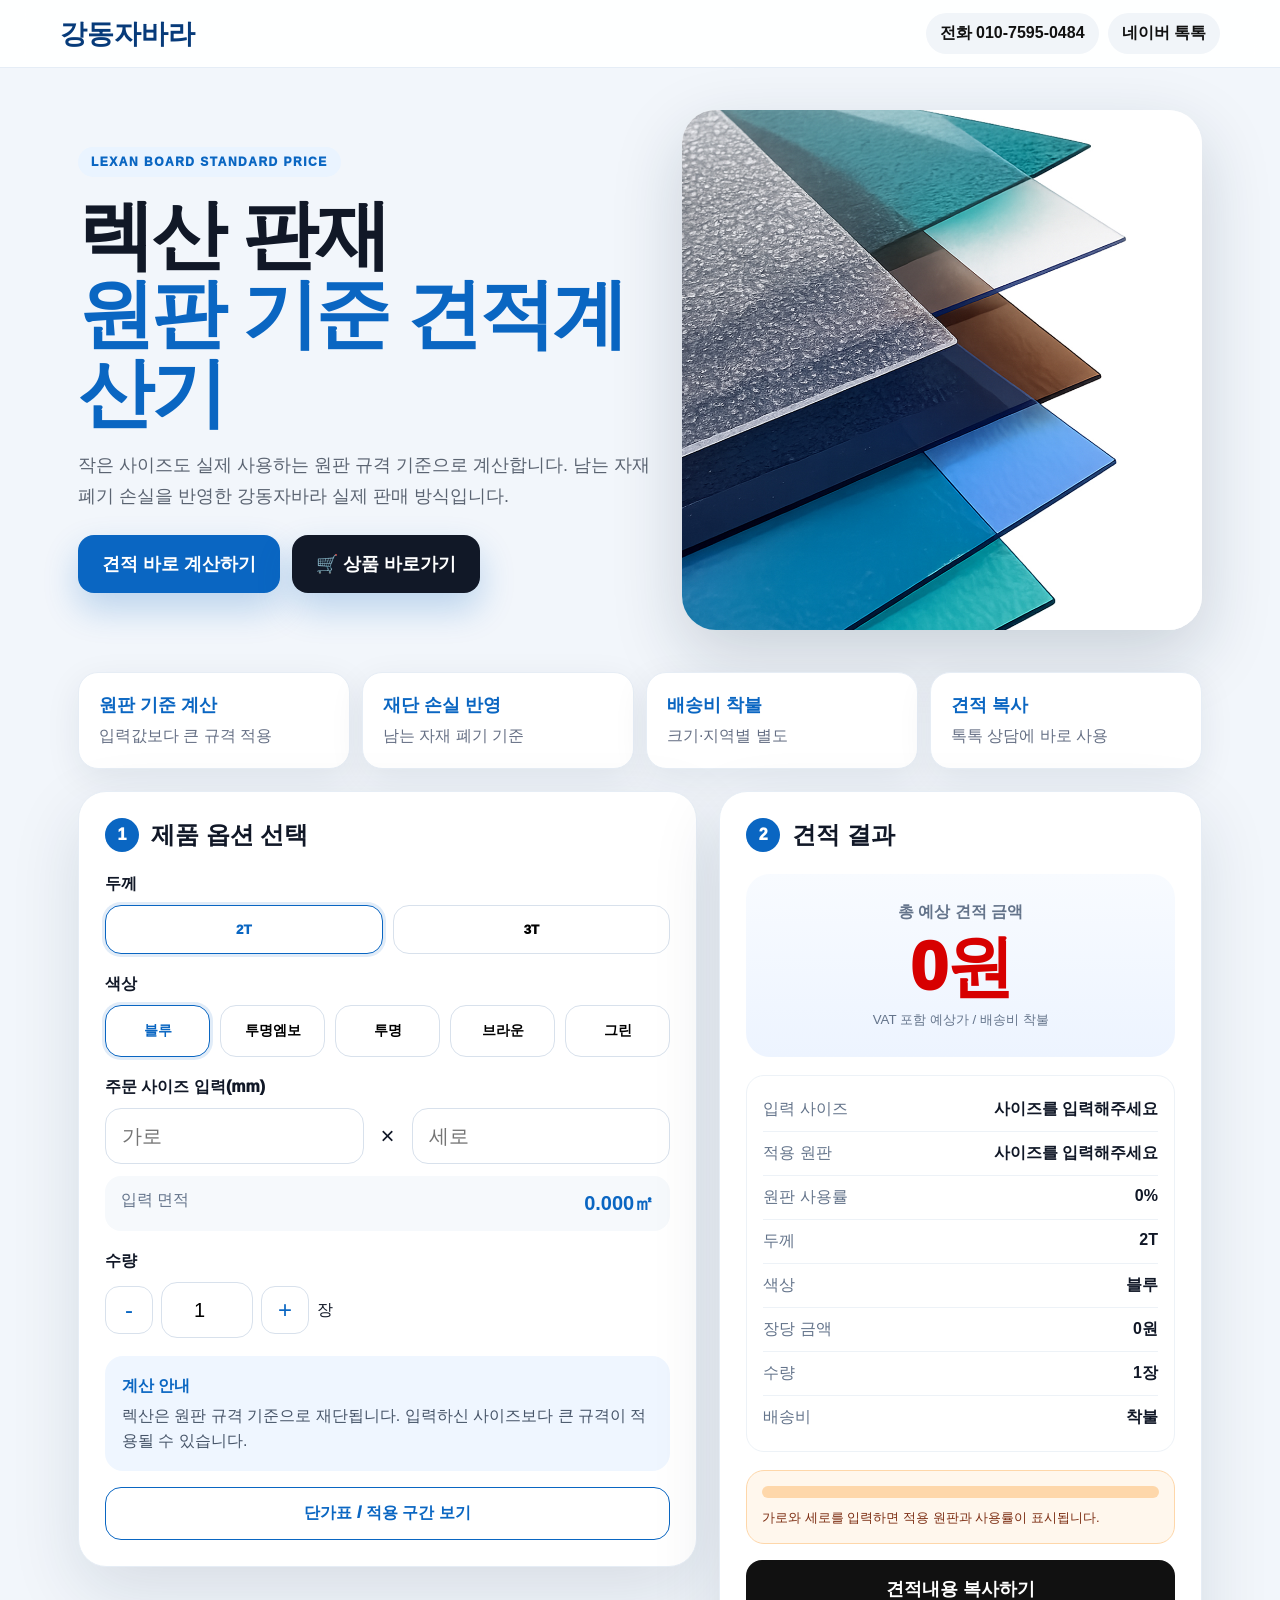
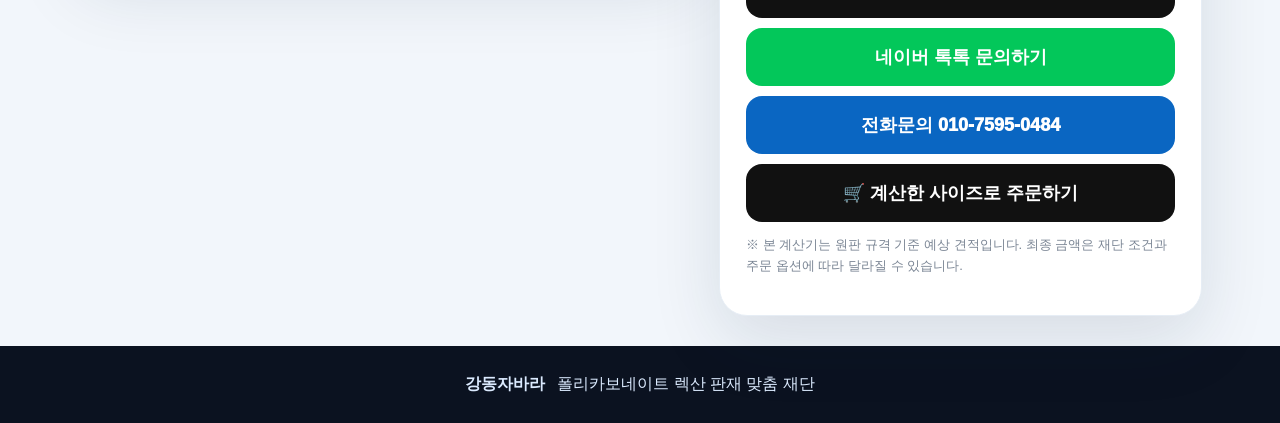
<file: index.html>
<!doctype html><html lang="ko"><head><meta charset="utf-8"><meta name="viewport" content="width=device-width,initial-scale=1"><title>강동자바라 렉산 원판 기준 견적계산기</title><link rel="stylesheet" href="lexan-v9.css?v=11"></head><body>
<header class="topbar"><div class="brand">강동자바라</div><div class="topLinks"><a href="tel:01075950484">전화 010-7595-0484</a><a href="https://talk.naver.com/ct/w4a85f?frm=psf" target="_blank">네이버 톡톡</a></div></header>
<main class="wrap"><section class="hero"><div class="heroText"><div class="badge">LEXAN BOARD STANDARD PRICE</div><h1>렉산 판재<br><span>원판 기준 견적계산기</span></h1><p>작은 사이즈도 실제 사용하는 원판 규격 기준으로 계산합니다. 남는 자재 폐기 손실을 반영한 강동자바라 실제 판매 방식입니다.</p><div class="heroBtns"><a href="#calculator">견적 바로 계산하기</a><a class="dark" href="https://kdjavara.kr/product/%ED%85%8C%EC%8A%A4%ED%8A%B8-%ED%8F%B4%EB%A6%AC%EC%B9%B4%EB%B3%B4%EB%84%A4%EC%9D%B4%ED%8A%B8-%EB%A0%89%EC%82%B0-%ED%8C%90-%EC%9E%AC%EB%8B%A8-%EC%B9%BC%EB%9D%BC-%ED%88%AC%EB%AA%85-%EA%B7%9C%EA%B2%A9-%EB%A7%9E%EC%B6%A4-%EC%82%AC%EC%9D%B4%EC%A6%88-%ED%8C%90%EB%A7%A4/772/category/60/display/1/" target="_blank">🛒 상품 바로가기</a></div></div><div class="heroImage"><img src="images/lexan.jpg" alt="렉산 판재"></div></section>
<section class="features"><div><b>원판 기준 계산</b><span>입력값보다 큰 규격 적용</span></div><div><b>재단 손실 반영</b><span>남는 자재 폐기 기준</span></div><div><b>배송비 착불</b><span>크기·지역별 별도</span></div><div><b>견적 복사</b><span>톡톡 상담에 바로 사용</span></div></section>
<section class="calculator" id="calculator"><div class="card"><div class="sectionTitle"><em>1</em><h2>제품 옵션 선택</h2></div><label>두께</label><div class="optionGrid two" id="thicknessOptions"></div><label>색상</label><div class="optionGrid five" id="colorOptions"></div><label>주문 사이즈 입력(mm)</label><div class="sizeRow"><input id="width" type="number" placeholder="가로" min="1" step="1"><span>×</span><input id="height" type="number" placeholder="세로" min="1" step="1"></div><div class="areaBox"><span>입력 면적</span><b id="area">0.000㎡</b></div><label>수량</label><div class="qtyRow"><button type="button" id="minus">-</button><input id="qty" type="number" value="1" min="1" max="99"><button type="button" id="plus">+</button><span>장</span></div><div class="info blue"><b>계산 안내</b><p>렉산은 원판 규격 기준으로 재단됩니다. 입력하신 사이즈보다 큰 규격이 적용될 수 있습니다.</p></div><button class="tableBtn" type="button" id="toggleTable">단가표 / 적용 구간 보기</button><div class="tables" id="tables"><h3>적용 구간</h3><table><tr><th>입력 가로</th><th>적용 폭</th></tr><tr><td>1~900</td><td>900</td></tr><tr><td>901~1000</td><td>1000</td></tr><tr><td>1001~1220</td><td>1220</td></tr><tr><td>1221~1520</td><td>1520</td></tr></table><table><tr><th>입력 세로</th><th>적용 길이</th></tr><tr><td>1~2000</td><td>2000</td></tr><tr><td>2001~3000</td><td>3000</td></tr><tr><td>3001~4000</td><td>4000</td></tr><tr><td>4001~5000</td><td>5000</td></tr></table><h3>2T 단가표</h3><table id="table2"></table><h3>3T 단가표</h3><table id="table3"></table></div></div>
<div class="card resultCard"><div class="sectionTitle"><em>2</em><h2>견적 결과</h2></div><div class="totalBox"><span>총 예상 견적 금액</span><strong id="total">0원</strong><small>VAT 포함 예상가 / 배송비 착불</small></div><dl class="summary"><div><dt>입력 사이즈</dt><dd id="sizeText">사이즈를 입력해주세요</dd></div><div><dt>적용 원판</dt><dd id="boardText">사이즈를 입력해주세요</dd></div><div><dt>원판 사용률</dt><dd id="usageText">0%</dd></div><div><dt>두께</dt><dd id="thicknessText">2T</dd></div><div><dt>색상</dt><dd id="colorText">블루</dd></div><div><dt>장당 금액</dt><dd id="unit">0원</dd></div><div><dt>수량</dt><dd id="qtyText">1장</dd></div><div><dt>배송비</dt><dd>착불</dd></div></dl><div class="usageBox"><div class="usageBar"><span id="usageBar"></span></div><p id="guideText">가로와 세로를 입력하면 적용 원판과 사용률이 표시됩니다.</p></div><div class="actions"><button type="button" id="copy">견적내용 복사하기</button><a class="talk" href="https://talk.naver.com/ct/w4a85f?frm=psf" target="_blank">네이버 톡톡 문의하기</a><a class="phone" href="tel:01075950484">전화문의 010-7595-0484</a><a class="order" href="https://kdjavara.kr/product/%ED%85%8C%EC%8A%A4%ED%8A%B8-%ED%8F%B4%EB%A6%AC%EC%B9%B4%EB%B3%B4%EB%84%A4%EC%9D%B4%ED%8A%B8-%EB%A0%89%EC%82%B0-%ED%8C%90-%EC%9E%AC%EB%8B%A8-%EC%B9%BC%EB%9D%BC-%ED%88%AC%EB%AA%85-%EA%B7%9C%EA%B2%A9-%EB%A7%9E%EC%B6%A4-%EC%82%AC%EC%9D%B4%EC%A6%88-%ED%8C%90%EB%A7%A4/772/category/60/display/1/" target="_blank">🛒 계산한 사이즈로 주문하기</a></div><p class="notice">※ 본 계산기는 원판 규격 기준 예상 견적입니다. 최종 금액은 재단 조건과 주문 옵션에 따라 달라질 수 있습니다.</p></div></section></main><footer><b>강동자바라</b><span>폴리카보네이트 렉산 판재 맞춤 재단</span></footer><script src="lexan-prices-v9.js?v=11"></script><script src="lexan-v9.js?v=11"></script></body></html>
</file>
<file: lexan-v9.css>
*{box-sizing:border-box}html{scroll-behavior:smooth}body{margin:0;font-family:Arial,'Malgun Gothic','Apple SD Gothic Neo',sans-serif;background:#f2f6fb;color:#111827}.topbar{position:sticky;top:0;z-index:10;height:68px;background:rgba(255,255,255,.92);backdrop-filter:blur(12px);border-bottom:1px solid #e5edf6;display:flex;align-items:center;justify-content:space-between;padding:0 max(18px,calc((100vw - 1160px)/2))}.brand{font-size:27px;font-weight:1000;color:#073b7a}.topLinks{display:flex;gap:9px}.topLinks a{padding:10px 14px;border-radius:999px;background:#f1f5f9;color:#111;text-decoration:none;font-weight:900}.wrap{width:min(1160px,100%);margin:auto;padding:0 18px}.hero{display:grid;grid-template-columns:1fr 520px;gap:28px;align-items:center;padding:42px 0}.badge{display:inline-block;padding:8px 13px;border-radius:999px;background:#eaf4ff;color:#0a66c2;font-size:12px;font-weight:1000;letter-spacing:1.5px}.hero h1{margin:18px 0 14px;font-size:clamp(42px,7vw,76px);line-height:1.04;letter-spacing:-3px}.hero h1 span{color:#0a66c2}.hero p{max-width:620px;font-size:18px;line-height:1.7;color:#5b6472}.heroBtns{display:flex;gap:12px;flex-wrap:wrap;margin-top:24px}.heroBtns a{padding:17px 24px;border-radius:16px;background:#0a66c2;color:#fff;text-decoration:none;font-size:18px;font-weight:1000;box-shadow:0 16px 35px rgba(10,102,194,.24)}.heroBtns .dark{background:#111827}.heroImage{border-radius:34px;overflow:hidden;background:#fff;box-shadow:0 25px 70px rgba(18,38,63,.18)}.heroImage img{display:block;width:100%}.features{display:grid;grid-template-columns:repeat(4,1fr);gap:12px;margin-bottom:22px}.features div{padding:20px;background:#fff;border:1px solid #e6edf5;border-radius:20px;box-shadow:0 10px 35px rgba(18,38,63,.08)}.features b{display:block;color:#0a66c2;font-size:18px;margin-bottom:7px}.features span{color:#667085;line-height:1.5}.calculator{display:grid;grid-template-columns:1.18fr .92fr;gap:22px;align-items:start}.card{padding:26px;background:#fff;border:1px solid #e6edf5;border-radius:28px;box-shadow:0 24px 70px rgba(18,38,63,.12)}.sectionTitle{display:flex;align-items:center;gap:12px;margin-bottom:22px}.sectionTitle em{display:grid;place-items:center;width:34px;height:34px;border-radius:50%;background:#0a66c2;color:#fff;font-style:normal;font-weight:1000}.sectionTitle h2{margin:0;font-size:24px}label{display:block;margin:20px 0 10px;font-weight:1000}.optionGrid{display:grid;gap:10px}.optionGrid.two{grid-template-columns:repeat(2,1fr)}.optionGrid.five{grid-template-columns:repeat(5,1fr)}.optBtn{border:1px solid #d8e1ec;background:#fff;border-radius:16px;padding:16px 8px;text-align:center;font-weight:1000;cursor:pointer;transition:.15s}.optBtn.isActive{border-color:#0a66c2;box-shadow:0 0 0 3px rgba(10,102,194,.12);color:#0a66c2}.optionGrid.five .optBtn{font-size:14px}.sizeRow{display:grid;grid-template-columns:1fr 28px 1fr;gap:10px;align-items:center}.sizeRow input,.qtyRow input{height:56px;width:100%;border:1px solid #d8e1ec;border-radius:16px;padding:0 16px;font-size:20px;outline:none}.sizeRow span{text-align:center;font-size:24px}.areaBox{display:flex;justify-content:space-between;margin-top:12px;padding:14px 16px;border-radius:16px;background:#f6f9fc;color:#64748b}.areaBox b{font-size:20px;color:#0a66c2}.qtyRow{display:flex;align-items:center;gap:8px}.qtyRow button{width:48px;height:48px;border:1px solid #d8e1ec;background:#fff;border-radius:14px;font-size:24px;color:#0a66c2;cursor:pointer}.qtyRow input{max-width:92px;text-align:center}.info{margin-top:18px;padding:17px;border-radius:18px;line-height:1.6}.info.blue{background:#eff6ff;color:#475569}.info b{display:block;margin-bottom:4px;color:#0a66c2}.info p{margin:0}.tableBtn{width:100%;margin-top:16px;padding:15px;border:1px solid #0a66c2;border-radius:16px;background:#fff;color:#0a66c2;font-size:16px;font-weight:1000;cursor:pointer}.tables{display:none;margin-top:15px}.tables.open{display:block}.tables h3{margin:16px 0 8px}.tables table{width:100%;border-collapse:collapse;font-size:13px;margin-bottom:10px}.tables th,.tables td{border:1px solid #d8e1ec;padding:8px;text-align:right}.tables th{background:#f8fafc}.totalBox{text-align:center;padding:28px 18px;border-radius:24px;background:linear-gradient(180deg,#f8fbff,#edf4ff)}.totalBox span{display:block;color:#64748b;font-weight:1000}.totalBox strong{display:block;margin:8px 0;font-size:clamp(46px,6vw,68px);line-height:1.05;color:#d70000;font-weight:1000;letter-spacing:-2px}.totalBox small{color:#64748b}.summary{margin:18px 0;padding:12px 16px;border:1px solid #edf2f7;border-radius:18px;background:#fff}.summary div{display:flex;justify-content:space-between;gap:14px;padding:11px 0;border-bottom:1px solid #edf2f7}.summary div:last-child{border-bottom:0}.summary dt{color:#64748b}.summary dd{margin:0;text-align:right;font-weight:900}.usageBox{background:#fff7ed;border:1px solid #fed7aa;border-radius:18px;padding:15px;margin-bottom:16px}.usageBar{height:12px;border-radius:999px;background:#fed7aa;overflow:hidden}.usageBar span{display:block;height:100%;width:0%;background:#f97316;border-radius:999px;transition:.2s}.usageBox p{margin:10px 0 0;color:#7c2d12;font-size:13px;line-height:1.5}.actions{display:grid;gap:10px}.actions button,.actions a{width:100%;padding:17px;border:0;border-radius:16px;text-align:center;text-decoration:none;font-size:18px;font-weight:1000;cursor:pointer}.actions button{background:#111;color:#fff}.actions .talk{background:#03c75a;color:#fff}.actions .phone{background:#0a66c2;color:#fff}.actions .order{background:#111;color:#fff}.notice{font-size:13px;color:#7a8594;line-height:1.6}footer{margin-top:30px;padding:28px;background:#0b1220;color:#dbeafe;text-align:center;display:flex;gap:12px;justify-content:center;flex-wrap:wrap}@media(max-width:980px){.hero,.calculator{grid-template-columns:1fr}.hero{text-align:center}.hero p{margin:auto}.heroBtns{justify-content:center}.features{grid-template-columns:repeat(2,1fr)}.optionGrid.five{grid-template-columns:repeat(3,1fr)}}@media(max-width:560px){.topbar{height:auto;padding:12px 16px;align-items:flex-start;gap:10px;flex-direction:column}.topLinks{width:100%;display:grid;grid-template-columns:1fr 1fr}.topLinks a{text-align:center}.features{grid-template-columns:1fr}.card{padding:20px;border-radius:24px}.hero h1{letter-spacing:-1.5px}.heroImage{border-radius:24px}}
</file>
